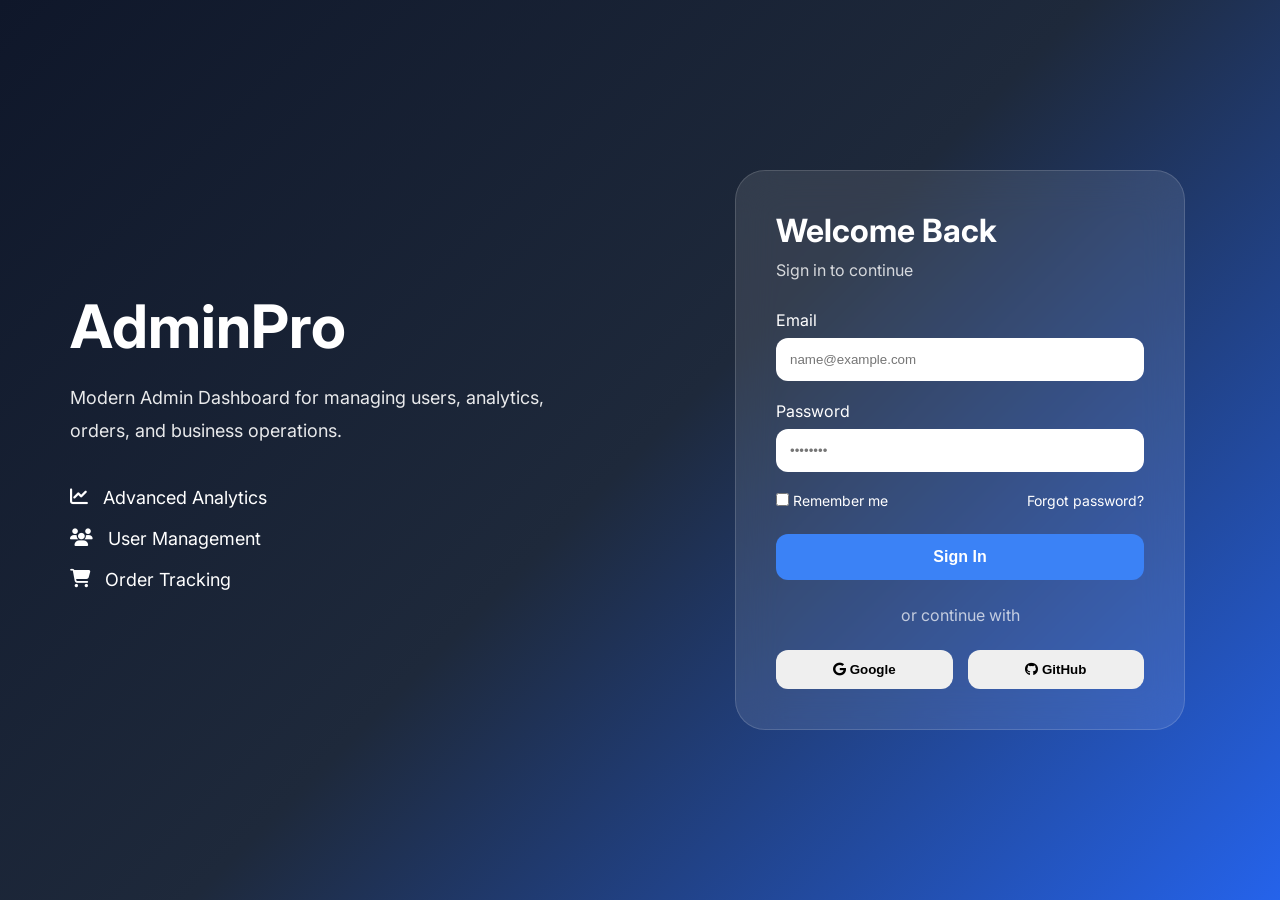
<file: login.html>
<!DOCTYPE html>
<html lang="en">

<head>

    <meta charset="UTF-8">
    <meta name="viewport" content="width=device-width, initial-scale=1.0">

    <title>Login | AdminPro</title>

    <link href="https://fonts.googleapis.com/css2?family=Inter:wght@300;400;500;600;700&display=swap" rel="stylesheet">

    <link rel="stylesheet"
          href="https://cdnjs.cloudflare.com/ajax/libs/font-awesome/6.5.1/css/all.min.css">

    <link rel="stylesheet" href="css/login.css">

</head>

<body>

<div class="login-page">

    <!-- Left Side -->

    <div class="login-left">

        <div class="brand-content">

            <h1>AdminPro</h1>

            <p>
                Modern Admin Dashboard for managing users,
                analytics, orders, and business operations.
            </p>

            <div class="feature-list">

                <div class="feature">
                    <i class="fa-solid fa-chart-line"></i>
                    <span>Advanced Analytics</span>
                </div>

                <div class="feature">
                    <i class="fa-solid fa-users"></i>
                    <span>User Management</span>
                </div>

                <div class="feature">
                    <i class="fa-solid fa-cart-shopping"></i>
                    <span>Order Tracking</span>
                </div>

            </div>

        </div>

    </div>

    <!-- Right Side -->

    <div class="login-right">

        <div class="login-card">

            <h2>Welcome Back</h2>

            <p class="subtitle">
                Sign in to continue
            </p>

            <form id="loginForm">

                <div class="input-group">

                    <label>Email</label>

                    <input
                        type="email"
                        placeholder="name@example.com"
                        required
                    >

                </div>

                <div class="input-group">

                    <label>Password</label>

                    <input
                        type="password"
                        placeholder="••••••••"
                        required
                    >

                </div>

                <div class="form-options">

                    <label class="remember">

                        <input type="checkbox">

                        Remember me

                    </label>

                    <a href="#">
                        Forgot password?
                    </a>

                </div>

                <button type="submit"
                        class="login-btn">

                    Sign In

                </button>

            </form>

            <div class="divider">
                <span>or continue with</span>
            </div>

            <div class="social-buttons">

                <button class="social-btn">

                    <i class="fa-brands fa-google"></i>

                    Google

                </button>

                <button class="social-btn">

                    <i class="fa-brands fa-github"></i>

                    GitHub

                </button>

            </div>

        </div>

    </div>

</div>

<script src="js/login.js"></script>

</body>
</html>
</file>
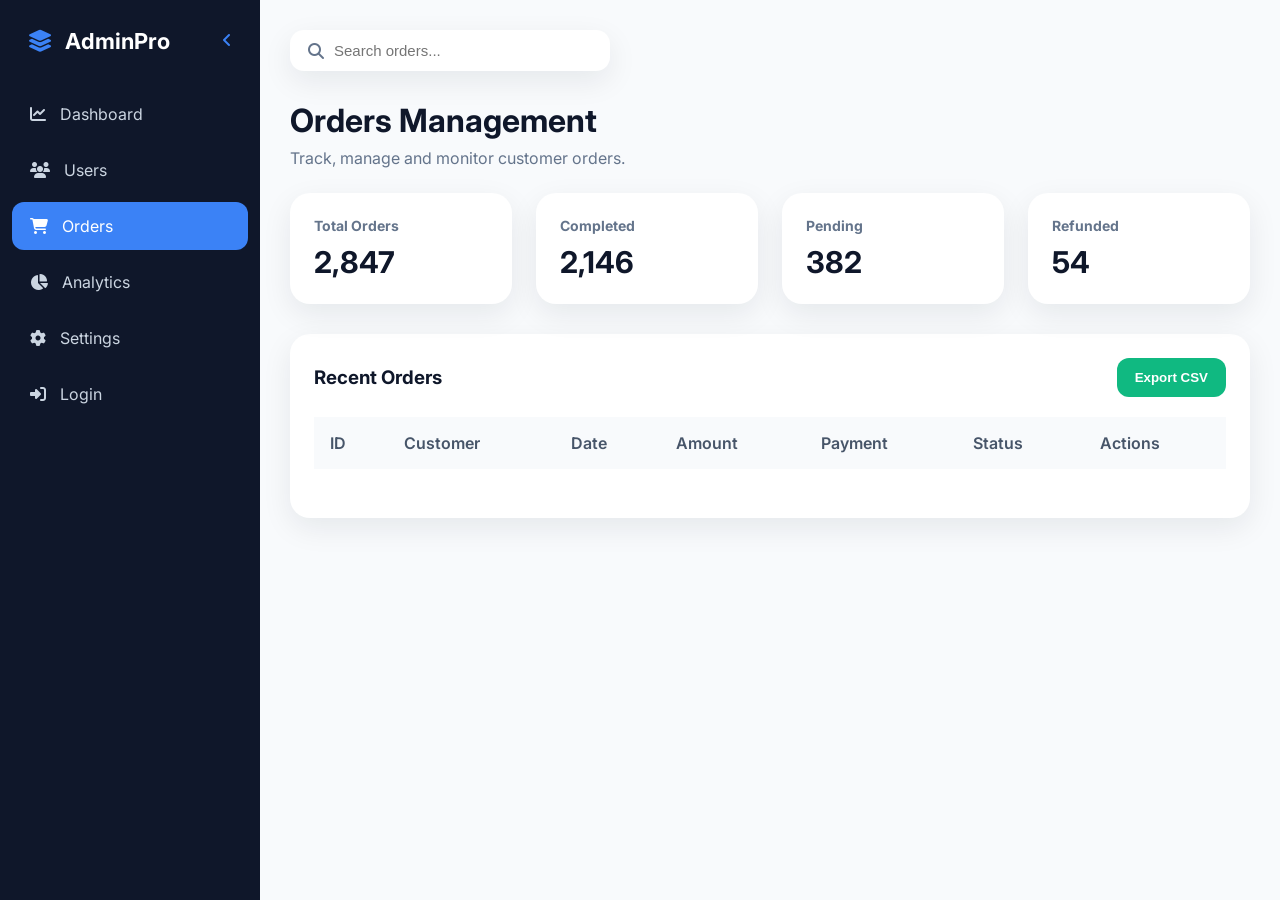
<file: orders.html>
<!DOCTYPE html>
<html lang="en">

<head>
    <meta charset="UTF-8">
    <meta name="viewport" content="width=device-width, initial-scale=1.0">
    <title>Orders | AdminPro</title>

    <link href="https://fonts.googleapis.com/css2?family=Inter:wght@300;400;500;600;700&display=swap" rel="stylesheet">

    <link rel="stylesheet"
        href="https://cdnjs.cloudflare.com/ajax/libs/font-awesome/6.5.1/css/all.min.css">

    <link rel="stylesheet" href="css/style.css">
    <link rel="stylesheet" href="css/orders.css">
</head>

<body>

<div class="overlay"></div>

<div class="dashboard">

    <!-- Sidebar -->
    <aside class="sidebar">

        <div class="logo">
            <i class="fa-solid fa-layer-group"></i>
            <span class="logo-text">AdminPro</span>

            <button id="collapseBtn">
                <i class="fa-solid fa-angle-left"></i>
            </button>
        </div>

        <ul class="nav-links">

    <li class="active">
        <a href="index.html">
            <i class="fa-solid fa-chart-line"></i>
            <span>Dashboard</span>
        </a>
    </li>

    <li>
        <a href="users.html">
            <i class="fa-solid fa-users"></i>
            <span>Users</span>
        </a>
    </li>

    <li>
        <a href="orders.html">
            <i class="fa-solid fa-cart-shopping"></i>
            <span>Orders</span>
        </a>
    </li>

    <li>
        <a href="analytics.html">
            <i class="fa-solid fa-chart-pie"></i>
            <span>Analytics</span>
        </a>
    </li>

    <li>
        <a href="settings.html">
            <i class="fa-solid fa-gear"></i>
            <span>Settings</span>
        </a>
    </li>
    
	<li>
    <a href="login.html">
        <i class="fa-solid fa-right-to-bracket"></i>
        <span>Login</span>
    </a>
    </li>

  </ul>

    </aside>

    <!-- Main -->

    <main class="main-content">

        <header class="topbar">

            <div class="left-top">

                <button id="menuBtn" class="menu-btn">
                    <i class="fa-solid fa-bars"></i>
                </button>

                <div class="search-box">

                    <i class="fa-solid fa-search"></i>

                    <input
                        id="searchOrders"
                        type="text"
                        placeholder="Search orders..."
                    >

                </div>

            </div>

        </header>

        <section class="page-header">

            <h1>Orders Management</h1>

            <p>
                Track, manage and monitor customer orders.
            </p>

        </section>

        <!-- Order Stats -->

        <section class="orders-stats">

            <div class="order-stat">
                <h4>Total Orders</h4>
                <h2>2,847</h2>
            </div>

            <div class="order-stat">
                <h4>Completed</h4>
                <h2>2,146</h2>
            </div>

            <div class="order-stat">
                <h4>Pending</h4>
                <h2>382</h2>
            </div>

            <div class="order-stat">
                <h4>Refunded</h4>
                <h2>54</h2>
            </div>

        </section>

        <!-- Orders Table -->

        <section class="orders-card">

            <div class="table-top">

                <h3>Recent Orders</h3>

                <button class="export-btn">
                    Export CSV
                </button>

            </div>

            <div class="table-wrapper">

                <table id="ordersTable">

                    <thead>

                    <tr>

                        <th>ID</th>
                        <th>Customer</th>
                        <th>Date</th>
                        <th>Amount</th>
                        <th>Payment</th>
                        <th>Status</th>
                        <th>Actions</th>

                    </tr>

                    </thead>

                    <tbody id="ordersBody">

                    </tbody>

                </table>

            </div>

            <div id="ordersPagination"
                 class="pagination">
            </div>

        </section>

    </main>

</div>

<script src="js/main.js"></script>
<script src="js/orders.js"></script>

</body>
</html>
</file>
<file: css/login.css>
*{
    margin:0;
    padding:0;
    box-sizing:border-box;
}

body{

    font-family:'Inter',sans-serif;

    min-height:100vh;

    background:
    linear-gradient(
        135deg,
        #0f172a,
        #1e293b,
        #2563eb
    );
}

.login-page{

    min-height:100vh;

    display:grid;

    grid-template-columns:1fr 1fr;
}

/* LEFT */

.login-left{

    display:flex;

    justify-content:center;

    align-items:center;

    padding:60px;

    color:white;
}

.brand-content h1{

    font-size:60px;

    margin-bottom:20px;
}

.brand-content p{

    font-size:18px;

    line-height:1.8;

    opacity:.9;

    max-width:500px;
}

.feature-list{

    margin-top:40px;
}

.feature{

    display:flex;

    align-items:center;

    gap:15px;

    margin-bottom:20px;

    font-size:18px;
}

/* RIGHT */

.login-right{

    display:flex;

    justify-content:center;

    align-items:center;

    padding:40px;
}

.login-card{

    width:100%;

    max-width:450px;

    background:
    rgba(255,255,255,.1);

    backdrop-filter:blur(20px);

    border:1px solid rgba(255,255,255,.15);

    border-radius:30px;

    padding:40px;

    color:white;
}

.login-card h2{

    font-size:32px;

    margin-bottom:10px;
}

.subtitle{

    opacity:.8;

    margin-bottom:30px;
}

.input-group{

    margin-bottom:20px;
}

.input-group label{

    display:block;

    margin-bottom:8px;
}

.input-group input{

    width:100%;

    padding:14px;

    border:none;

    border-radius:12px;

    outline:none;
}

.form-options{

    display:flex;

    justify-content:space-between;

    align-items:center;

    margin-bottom:25px;

    font-size:14px;
}

.form-options a{

    color:white;

    text-decoration:none;
}

.login-btn{

    width:100%;

    border:none;

    background:#3b82f6;

    color:white;

    padding:14px;

    border-radius:12px;

    cursor:pointer;

    font-size:16px;

    font-weight:600;

    transition:.3s;
}

.login-btn:hover{

    transform:translateY(-2px);
}

.divider{

    text-align:center;

    margin:25px 0;

    opacity:.7;
}

.social-buttons{

    display:flex;

    gap:15px;
}

.social-btn{

    flex:1;

    border:none;

    padding:12px;

    border-radius:12px;

    cursor:pointer;

    font-weight:600;
}

/* MOBILE */

@media(max-width:900px){

    .login-page{

        grid-template-columns:1fr;
    }

    .login-left{

        display:none;
    }

}
</file>
<file: css/style.css>
/* =====================================
   GOOGLE FONT RESET
===================================== */

*{
    margin:0;
    padding:0;
    box-sizing:border-box;
}

html{
    scroll-behavior:smooth;
}

body{
    font-family:'Inter',sans-serif;
    background:#f8fafc;
    color:#0f172a;
}

/* =====================================
   VARIABLES
===================================== */

:root{

    --sidebar:#0f172a;
    --sidebar-hover:#1e293b;

    --primary:#3b82f6;
    --primary-light:#60a5fa;

    --success:#10b981;
    --warning:#f59e0b;
    --danger:#ef4444;

    --bg:#f8fafc;
    --card:#ffffff;

    --text:#0f172a;
    --muted:#64748b;

    --border:#e2e8f0;

    --shadow:
        0 10px 30px rgba(15,23,42,.08);

    --radius:18px;

    --transition:.3s ease;
}

/* =====================================
   SCROLLBAR
===================================== */

::-webkit-scrollbar{
    width:8px;
}

::-webkit-scrollbar-track{
    background:#e5e7eb;
}

::-webkit-scrollbar-thumb{
    background:#94a3b8;
    border-radius:10px;
}

/* =====================================
   LAYOUT
===================================== */

.dashboard{
    display:flex;
    min-height:100vh;
}

/* =====================================
   SIDEBAR
===================================== */

.sidebar{

    width:260px;

    background:var(--sidebar);

    color:white;

    position:fixed;

    top:0;
    left:0;
    bottom:0;

    overflow-y:auto;

    transition:var(--transition);

    z-index:1000;
}

.logo{

    display:flex;

    align-items:center;

    gap:12px;

    font-size:22px;

    font-weight:700;

    padding:28px;
}

.logo i{
    color:var(--primary);
}

.nav-links{
    list-style:none;
}

.nav-links li{
    margin:8px 12px;
}

.nav-links li a{

    display:flex;

    align-items:center;

    gap:14px;

    text-decoration:none;

    color:#cbd5e1;

    padding:14px 18px;

    border-radius:12px;

    transition:var(--transition);
}

.nav-links li a:hover{

    background:var(--sidebar-hover);

    color:white;
}

.nav-links li.active a{

    background:var(--primary);

    color:white;
}

/* =====================================
   MAIN CONTENT
===================================== */

.main-content{

    margin-left:260px;

    width:100%;

    padding:30px;
}

/* =====================================
   TOPBAR
===================================== */

.topbar{

    display:flex;

    justify-content:space-between;

    align-items:center;

    margin-bottom:30px;
}

.left-top{

    display:flex;

    align-items:center;

    gap:20px;
}

.menu-btn{

    border:none;

    background:white;

    width:45px;

    height:45px;

    border-radius:12px;

    cursor:pointer;

    box-shadow:var(--shadow);

    display:none;
}

/* =====================================
   SEARCH BOX
===================================== */

.search-box{

    display:flex;

    align-items:center;

    gap:10px;

    background:white;

    padding:12px 18px;

    border-radius:14px;

    min-width:320px;

    box-shadow:var(--shadow);
}

.search-box input{

    border:none;

    outline:none;

    width:100%;

    font-size:15px;
}

.search-box i{
    color:var(--muted);
}

/* =====================================
   ACTIONS
===================================== */

.top-actions{

    display:flex;

    align-items:center;

    gap:18px;
}

/* =====================================
   NOTIFICATION
===================================== */

.notification,
.profile{
    position:relative;
}

.notification button,
.profile button{

    border:none;

    background:white;

    width:48px;

    height:48px;

    border-radius:50%;

    cursor:pointer;

    box-shadow:var(--shadow);
}

.notification button i{
    font-size:18px;
}

.badge{

    position:absolute;

    top:-4px;
    right:-4px;

    width:20px;
    height:20px;

    border-radius:50%;

    background:var(--danger);

    color:white;

    font-size:12px;

    display:flex;

    align-items:center;

    justify-content:center;
}

.profile img{

    width:48px;
    height:48px;

    border-radius:50%;

    object-fit:cover;
}

/* =====================================
   DROPDOWNS
===================================== */

.notification-menu,
.profile-menu{

    position:absolute;

    right:0;

    top:60px;

    background:white;

    width:250px;

    border-radius:16px;

    box-shadow:var(--shadow);

    padding:16px;

    display:none;

    animation:fadeIn .25s ease;
	
	 z-index:9999;
}

.notification-menu.show,
.profile-menu.show{
    display:block;
}

.notification-menu h4{
    margin-bottom:12px;
}

.notification-menu p{

    padding:10px 0;

    border-bottom:1px solid var(--border);

    font-size:14px;
}

.profile-menu a{

    display:block;

    text-decoration:none;

    color:var(--text);

    padding:12px;

    border-radius:10px;
}

.profile-menu a:hover{

    background:#f1f5f9;
}

/* =====================================
   PAGE HEADER
===================================== */

.page-header{
    margin-bottom:25px;
}

.page-header h1{

    font-size:32px;

    margin-bottom:8px;
}

.page-header p{
    color:var(--muted);
}

/* =====================================
   CARD BASE
===================================== */

.card,
.chart-card,
.table-card,
.activity-card{

    background:white;

    border-radius:var(--radius);

    box-shadow:var(--shadow);
}

.card-header{

    display:flex;

    justify-content:space-between;

    align-items:center;

    margin-bottom:20px;
}

/* =====================================
   TABLE
===================================== */

table{

    width:100%;

    border-collapse:collapse;
}

table th{

    text-align:left;

    padding:16px;

    background:#f8fafc;

    font-weight:600;
}

table td{

    padding:16px;

    border-top:1px solid var(--border);
}

table tr:hover{

    background:#f8fafc;
}

/* =====================================
   STATUS BADGES
===================================== */

.status{

    padding:8px 12px;

    border-radius:999px;

    font-size:13px;

    font-weight:600;
}

.completed{

    background:#dcfce7;

    color:#166534;
}

.pending{

    background:#fef3c7;

    color:#92400e;
}

/* =====================================
   OVERLAY
===================================== */

.overlay{

    position:fixed;

    inset:0;

    background:rgba(0,0,0,.5);

    opacity:0;

    visibility:hidden;

    transition:var(--transition);

    z-index:999;
}

.overlay.show{

    opacity:1;

    visibility:visible;
}

/* =====================================
   ANIMATION
===================================== */

@keyframes fadeIn{

    from{
        opacity:0;
        transform:translateY(-10px);
    }

    to{
        opacity:1;
        transform:translateY(0);
    }
}

/* =====================================
   DARK MODE
===================================== */

body.dark{

    background:#0f172a;

    color:white;
}

body.dark .card,
body.dark .chart-card,
body.dark .table-card,
body.dark .activity-card,
body.dark .search-box,
body.dark .menu-btn,
body.dark .notification button,
body.dark .profile button,
body.dark .notification-menu,
body.dark .profile-menu{

    background:#1e293b;

    color:white;
}

body.dark table th{
    background:#334155;
}

body.dark table tr:hover{
    background:#273449;
}

/* =====================================
   MOBILE
===================================== */

@media(max-width:992px){

    .menu-btn{
        display:block;
    }

    .sidebar{

        left:-260px;
    }

    .sidebar.show{

        left:0;
    }

    .main-content{

        margin-left:0;
    }

    .search-box{

        min-width:220px;
    }
}

@media(max-width:768px){

    .topbar{

        flex-direction:column;

        align-items:stretch;

        gap:20px;
    }

    .left-top{

        width:100%;
    }

    .search-box{

        min-width:100%;
    }

    .page-header h1{

        font-size:26px;
    }

    table{

        display:block;

        overflow-x:auto;
    }
}

#collapseBtn{
    margin-left:auto;
    background:none;
    border:none;
    color:white;
    cursor:pointer;
    font-size:16px;
}

.sidebar.collapsed{
    width:90px;
}

.sidebar.collapsed .logo-text{
    display:none;
}

.sidebar.collapsed .nav-links span{
    display:none;
}

.sidebar.collapsed + .main-content{
    margin-left:90px;
}
</file>
<file: css/orders.css>
/* =====================================
   ORDER STATS
===================================== */

.orders-stats{

    display:grid;

    grid-template-columns:repeat(4,1fr);

    gap:24px;

    margin-bottom:30px;
}

.order-stat{

    background:#fff;

    padding:24px;

    border-radius:20px;

    box-shadow:0 10px 30px rgba(15,23,42,.08);

    transition:.3s ease;
}

.order-stat:hover{

    transform:translateY(-6px);
}

.order-stat h4{

    color:#64748b;

    font-size:14px;

    margin-bottom:10px;
}

.order-stat h2{

    font-size:30px;

    color:#0f172a;
}

/* =====================================
   ORDERS CARD
===================================== */

.orders-card{

    background:#fff;

    padding:24px;

    border-radius:20px;

    box-shadow:0 10px 30px rgba(15,23,42,.08);
}

.table-top{

    display:flex;

    justify-content:space-between;

    align-items:center;

    margin-bottom:20px;
}

.export-btn{

    border:none;

    background:#10b981;

    color:white;

    padding:12px 18px;

    border-radius:12px;

    cursor:pointer;

    font-weight:600;

    transition:.3s ease;
}

.export-btn:hover{

    background:#059669;
}

/* =====================================
   TABLE
===================================== */

.table-wrapper{

    overflow-x:auto;
}

#ordersTable{

    width:100%;

    border-collapse:collapse;
}

#ordersTable th{

    background:#f8fafc;

    color:#475569;

    text-align:left;

    padding:16px;
}

#ordersTable td{

    padding:16px;

    border-top:1px solid #e2e8f0;
}

#ordersTable tr:hover{

    background:#f8fafc;
}

/* =====================================
   STATUS
===================================== */

.order-status{

    padding:8px 12px;

    border-radius:999px;

    font-size:13px;

    font-weight:600;
}

.completed{

    background:#dcfce7;
    color:#166534;
}

.pending{

    background:#fef3c7;
    color:#92400e;
}

.processing{

    background:#dbeafe;
    color:#1d4ed8;
}

.cancelled{

    background:#fee2e2;
    color:#991b1b;
}

.refunded{

    background:#ede9fe;
    color:#6d28d9;
}

/* =====================================
   ACTIONS
===================================== */

.actions{

    display:flex;

    gap:10px;
}

.action-btn{

    width:36px;

    height:36px;

    border:none;

    border-radius:10px;

    cursor:pointer;

    transition:.3s ease;
}

.view-btn{

    background:#dbeafe;
    color:#2563eb;
}

.edit-btn{

    background:#fef3c7;
    color:#b45309;
}

.delete-btn{

    background:#fee2e2;
    color:#dc2626;
}

.action-btn:hover{

    transform:translateY(-2px);
}

/* =====================================
   PAGINATION
===================================== */

.pagination{

    display:flex;

    justify-content:center;

    gap:10px;

    margin-top:25px;
}

.pagination button{

    border:none;

    width:40px;

    height:40px;

    border-radius:10px;

    cursor:pointer;

    background:white;

    box-shadow:0 5px 12px rgba(0,0,0,.08);
}

.pagination button.active{

    background:#3b82f6;

    color:white;
}

/* =====================================
   DARK MODE
===================================== */

body.dark .order-stat,
body.dark .orders-card{

    background:#1e293b;

    color:white;
}

body.dark .order-stat h2{

    color:white;
}

body.dark #ordersTable th{

    background:#334155;

    color:white;
}

body.dark #ordersTable td{

    border-color:#334155;
}

body.dark #ordersTable tr:hover{

    background:#273449;
}

/* =====================================
   RESPONSIVE
===================================== */

@media(max-width:1200px){

    .orders-stats{

        grid-template-columns:repeat(2,1fr);
    }
}

@media(max-width:768px){

    .orders-stats{

        grid-template-columns:1fr;
    }

    .table-top{

        flex-direction:column;

        align-items:flex-start;

        gap:15px;
    }
}
</file>
